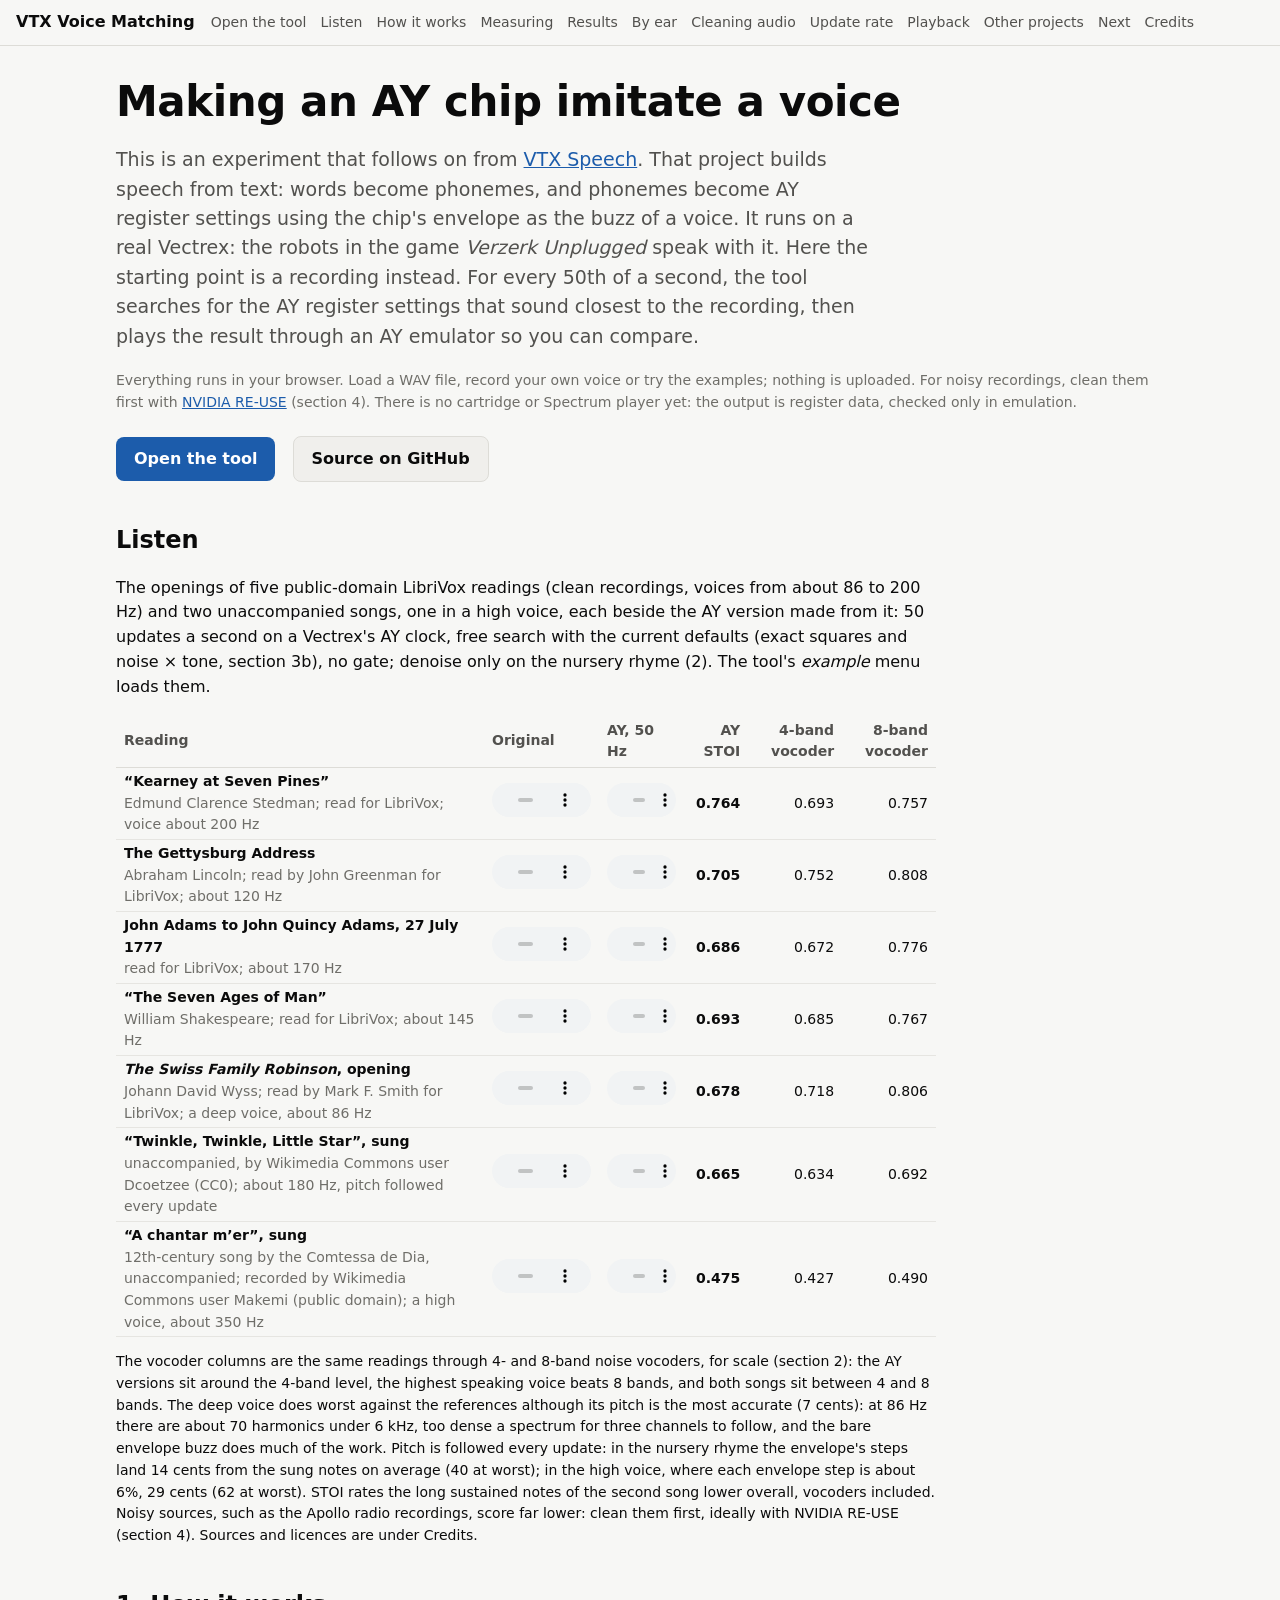
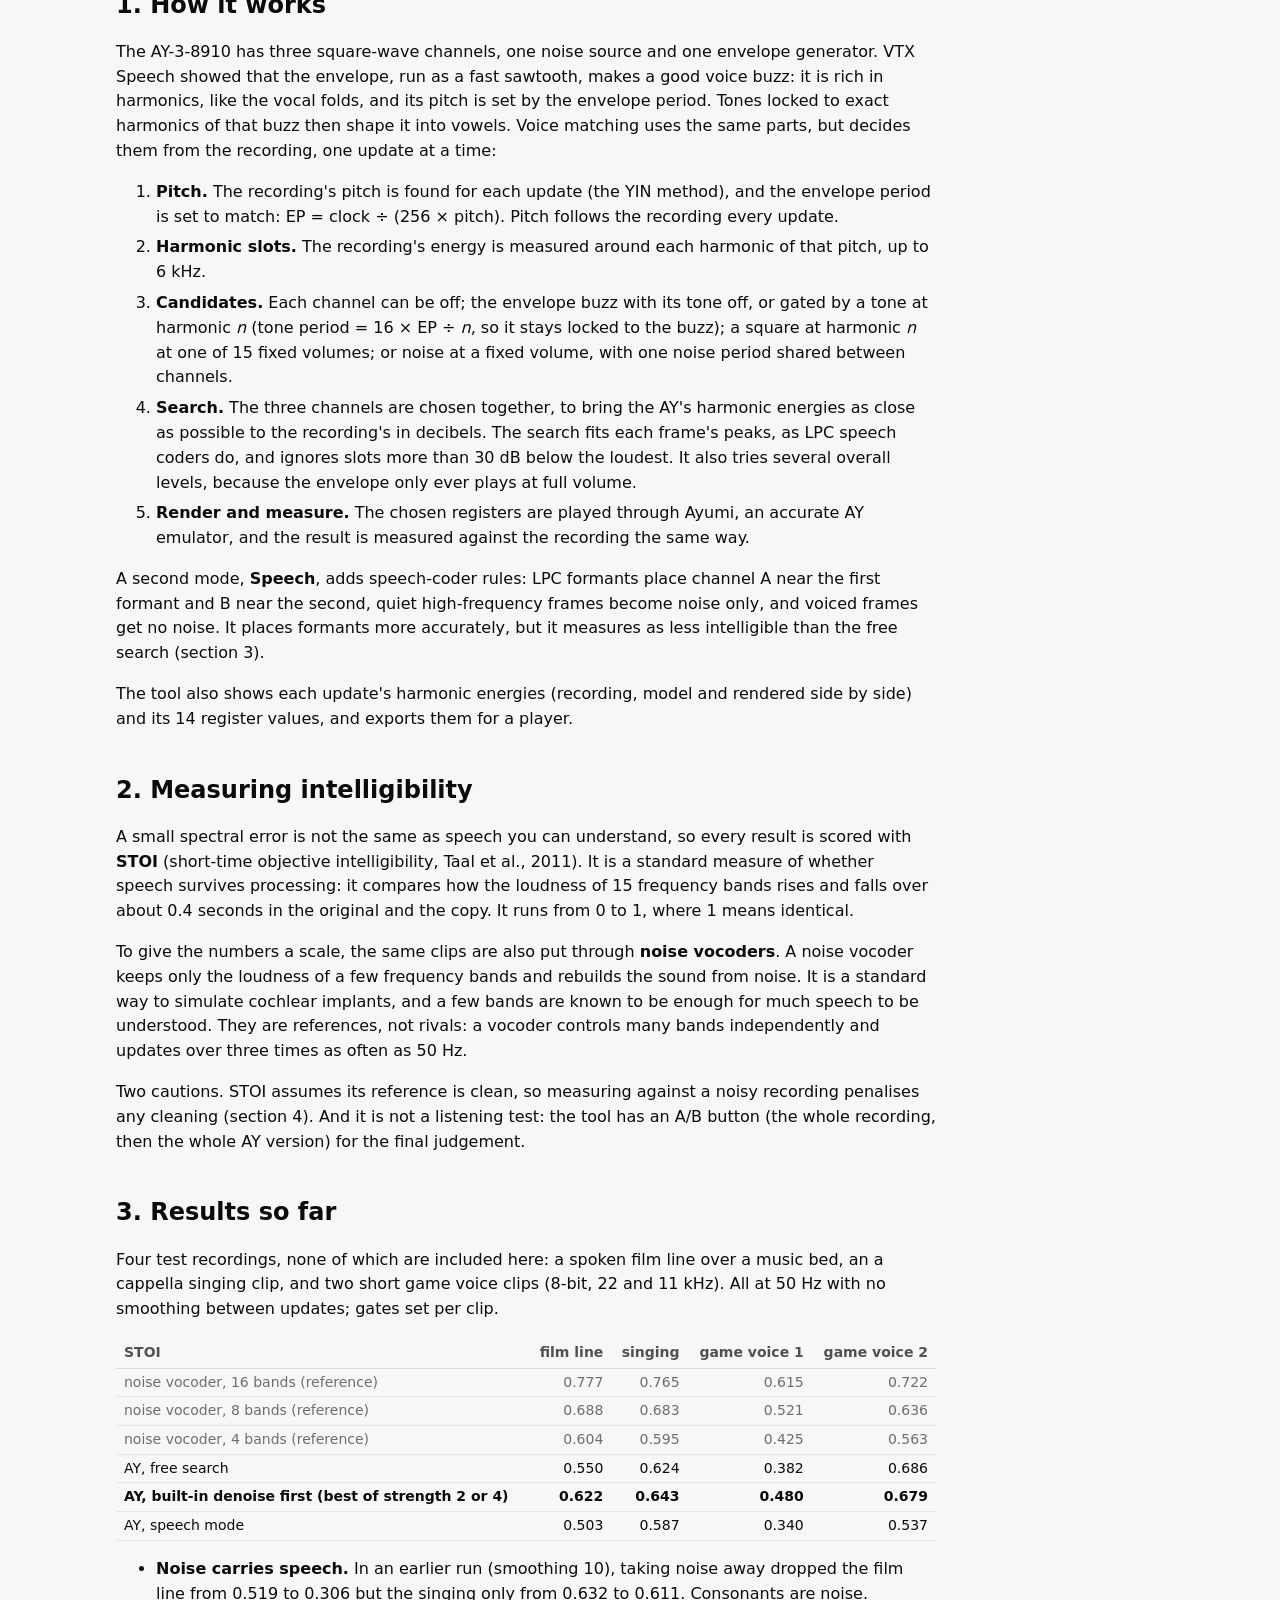
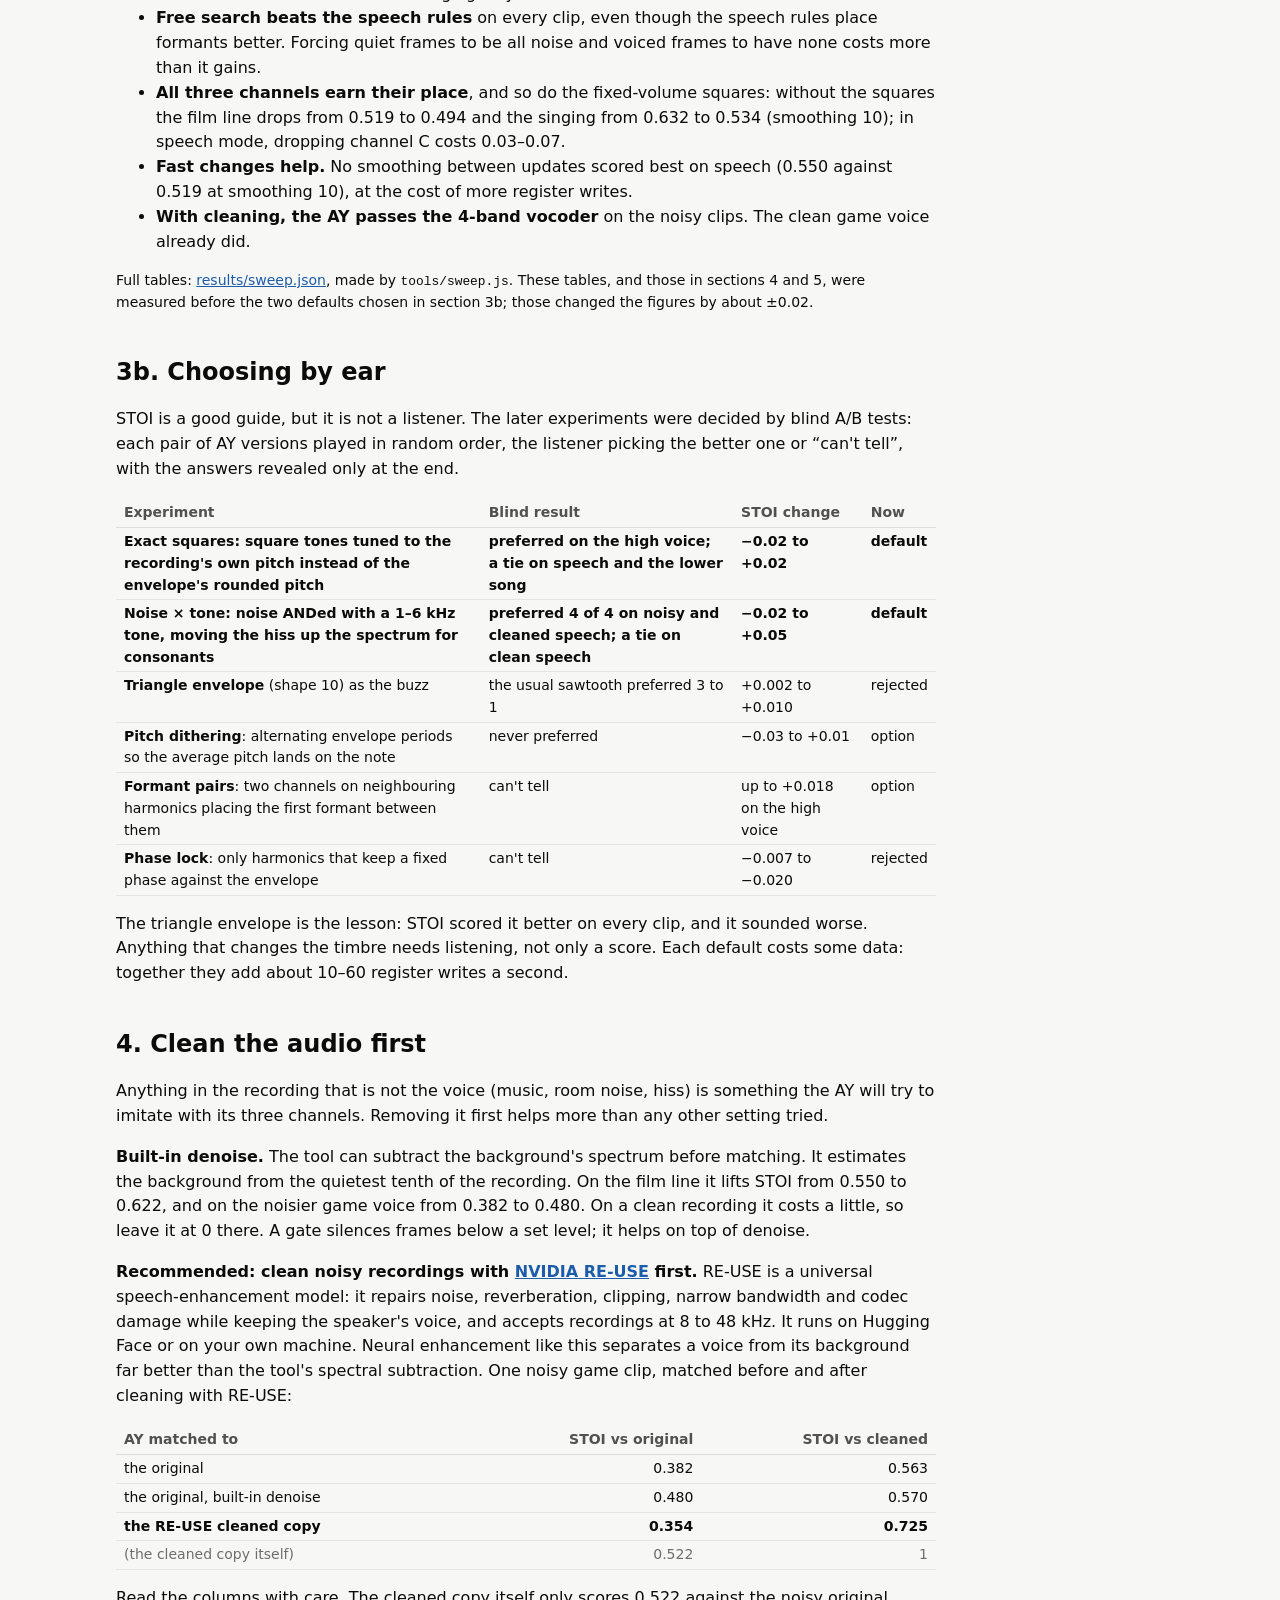
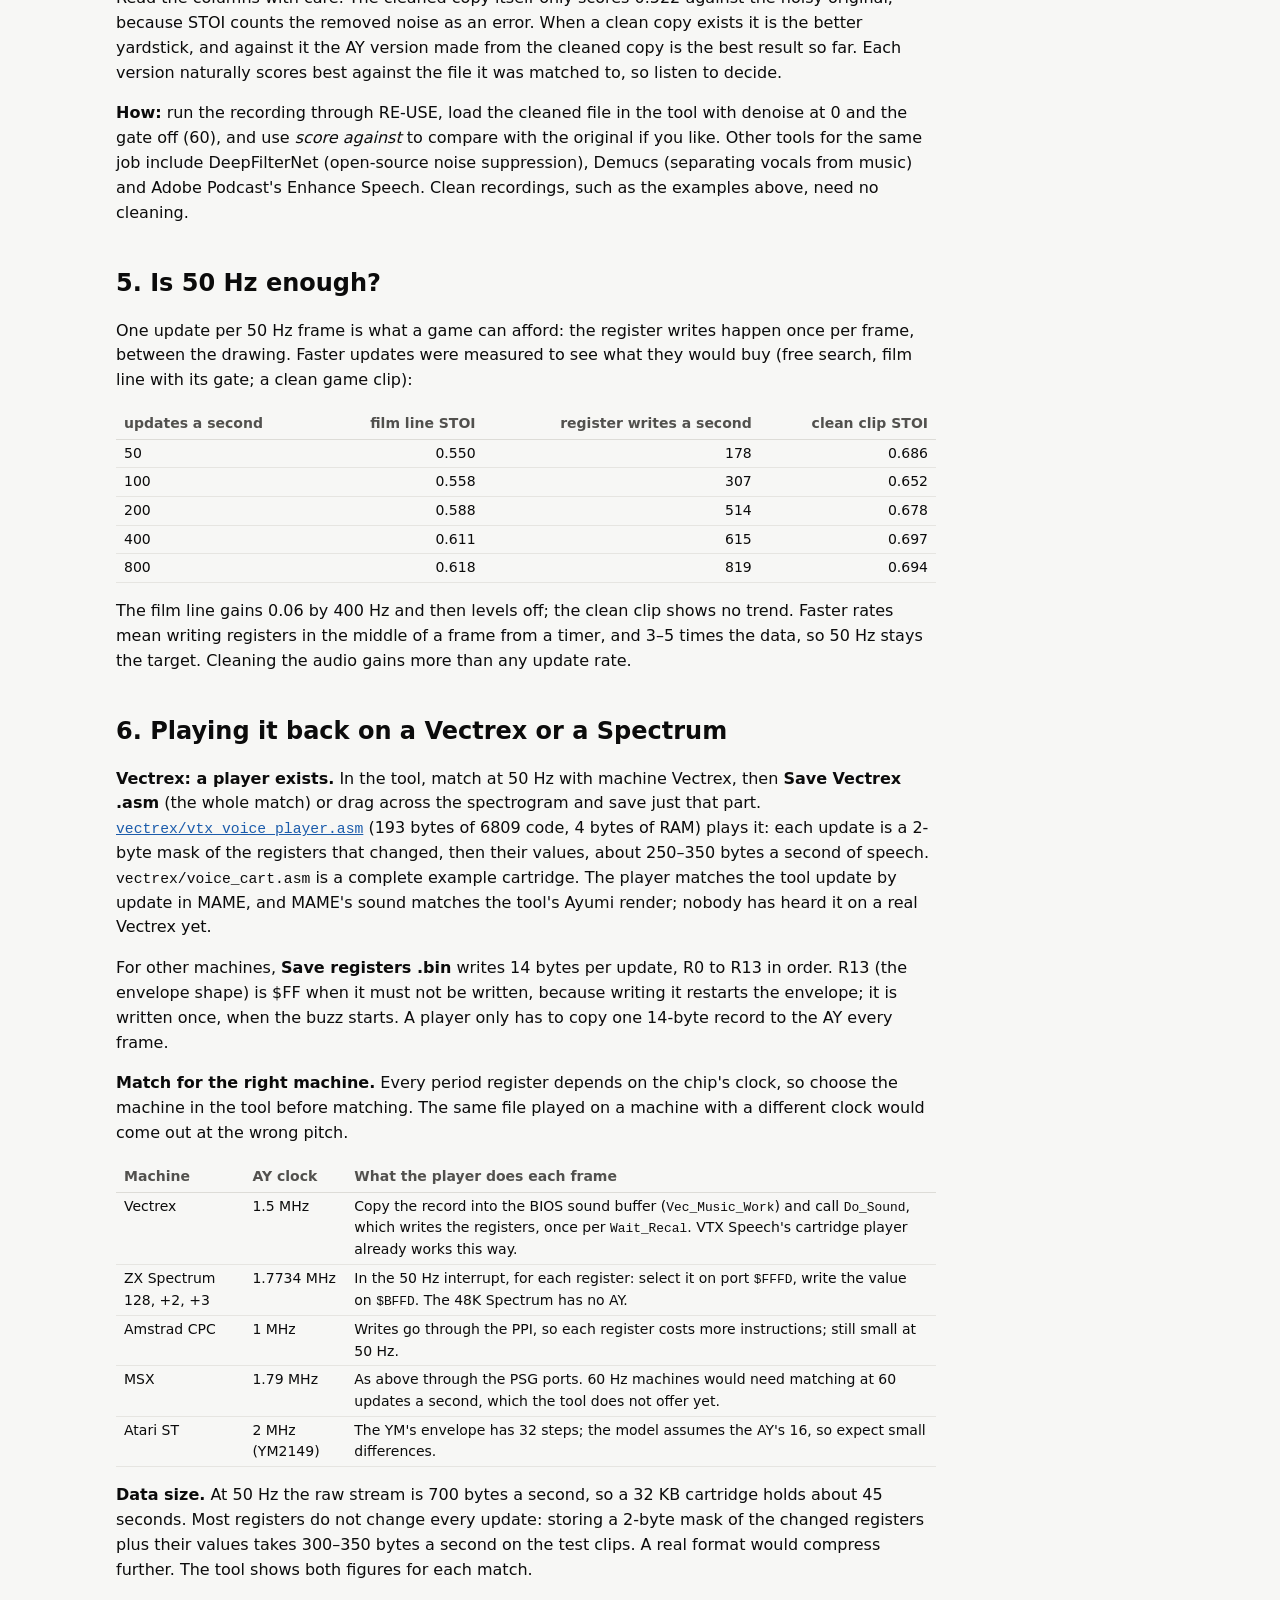
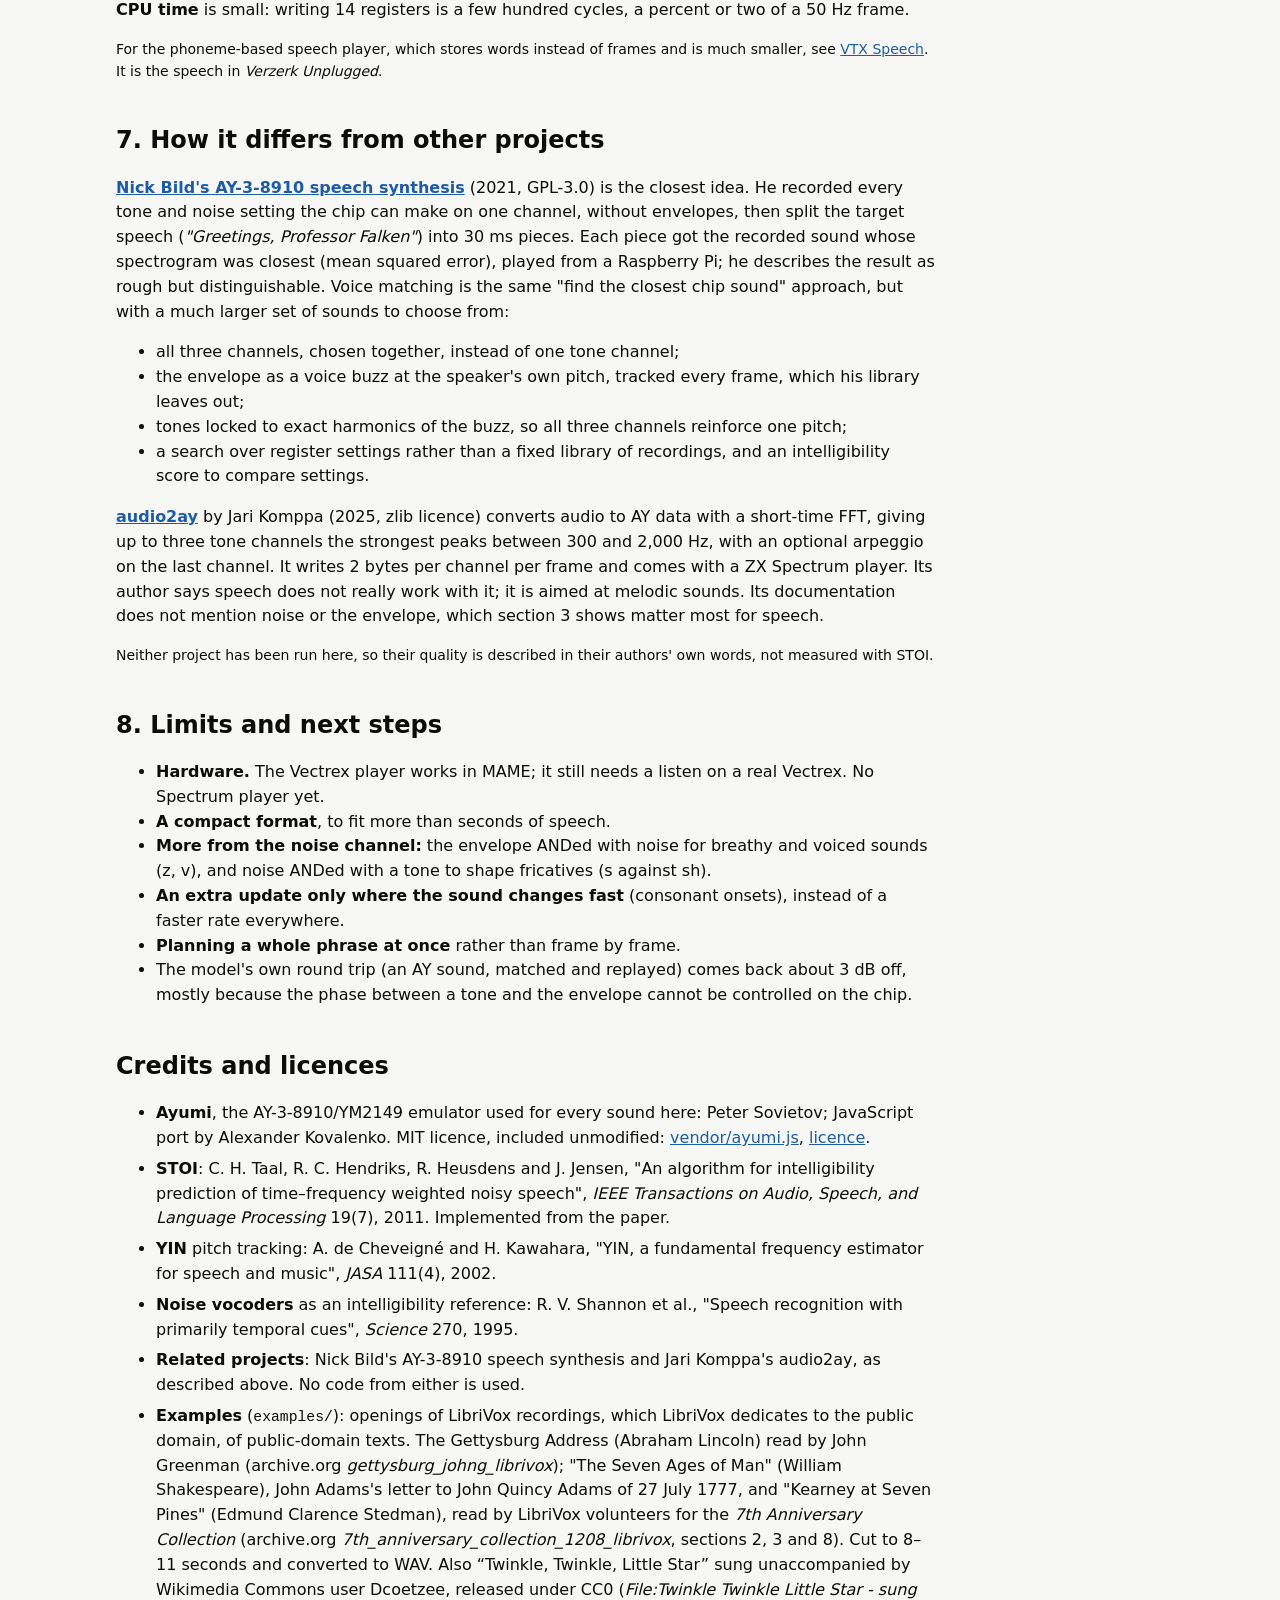
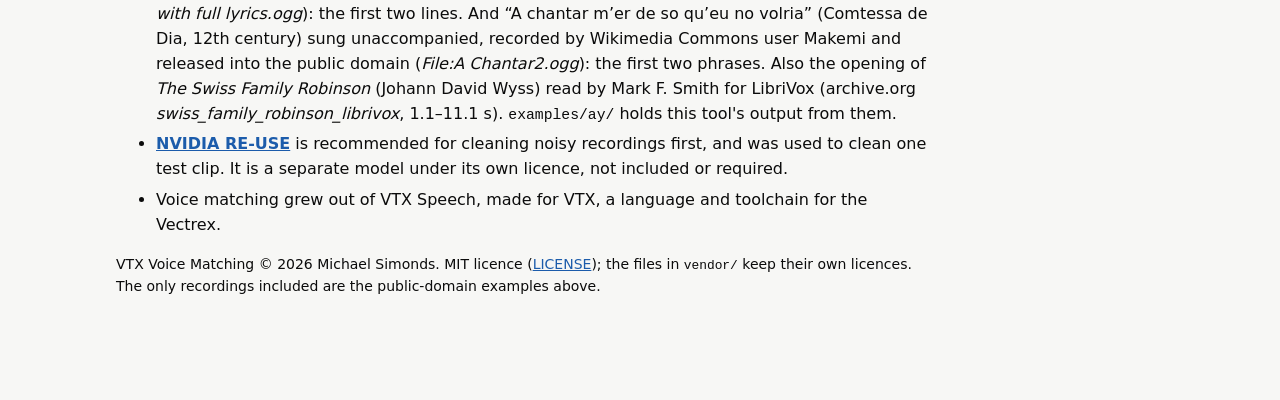
<file: index.html>
<!doctype html>
<html lang="en">
<head>
<meta charset="utf-8">
<meta name="viewport" content="width=device-width, initial-scale=1">
<title>VTX Voice Matching</title>
<meta name="description" content="An experiment: make an AY-3-8910 sound chip imitate a recording of a voice, one register update per 50 Hz frame, using its envelope as the voice's buzz. Runs in the browser.">
<link rel="icon" href="data:image/svg+xml,%3Csvg xmlns=%22http://www.w3.org/2000/svg%22 viewBox=%220 0 16 16%22%3E%3Cpath d=%22M1 8h2l1-5 2 10 2-8 2 6 1-3h4%22 fill=%22none%22 stroke=%22%23eb6834%22 stroke-width=%221.6%22/%3E%3C/svg%3E">
<link rel="stylesheet" href="css/site.css">
<style>
  .cta { display: inline-block; margin: 8px 12px 0 0; padding: 10px 18px; border-radius: 8px; background: var(--accent); color: #fff; text-decoration: none; font-weight: 600; }
  .cta.secondary { background: var(--surface-2); color: var(--text); border: 1px solid var(--line); }
  .tablewrap { overflow-x: auto; }
  table.listen audio { width: 210px; max-width: 100%; height: 34px; }
  table.listen td { vertical-align: middle; }
  td.num, th.num { text-align: right; font-variant-numeric: tabular-nums; }
  tr.ref td { color: var(--muted); }
  tr.best td { font-weight: 600; }
  ol.steps li { margin: 6px 0; }
</style>
</head>
<body>
<header class="top">
  <a class="brand" href="#">VTX Voice Matching</a>
  <nav>
    <a href="tool.html">Open the tool</a>
    <a href="#listen">Listen</a>
    <a href="#how">How it works</a>
    <a href="#measure">Measuring</a>
    <a href="#results">Results</a>
    <a href="#ears">By ear</a>
    <a href="#cleaning">Cleaning audio</a>
    <a href="#rate">Update rate</a>
    <a href="#playback">Playback</a>
    <a href="#others">Other projects</a>
    <a href="#next">Next</a>
    <a href="#credits">Credits</a>
  </nav>
</header>

<main>
<section class="hero">
  <h1>Making an AY chip imitate a voice</h1>
  <p class="lede">This is an experiment that follows on from <a href="https://mikiex.github.io/vtx-speech/">VTX Speech</a>. That project builds speech from text: words become phonemes, and phonemes become AY register settings using the chip's envelope as the buzz of a voice. It runs on a real Vectrex: the robots in the game <i>Verzerk Unplugged</i> speak with it. Here the starting point is a recording instead. For every 50th of a second, the tool searches for the AY register settings that sound closest to the recording, then plays the result through an AY emulator so you can compare.</p>
  <p class="dim">Everything runs in your browser. Load a WAV file, record your own voice or try the examples; nothing is uploaded. For noisy recordings, clean them first with <a href="https://huggingface.co/nvidia/RE-USE">NVIDIA RE-USE</a> (section 4). There is no cartridge or Spectrum player yet: the output is register data, checked only in emulation.</p>
  <a class="cta" href="tool.html">Open the tool</a>
  <a class="cta secondary" href="https://github.com/mikiex/vtx-voice-matching">Source on GitHub</a>
</section>

<section id="listen" class="prose">
  <h2>Listen</h2>
  <p>The openings of five public-domain LibriVox readings (clean recordings, voices from about 86 to 200 Hz) and two unaccompanied songs, one in a high voice, each beside the AY version made from it: 50 updates a second on a Vectrex's AY clock, free search with the current defaults (exact squares and noise × tone, section 3b), no gate; denoise only on the nursery rhyme (2). The tool's <i>example</i> menu loads them.</p>
  <div class="tablewrap">
  <table class="listen">
    <tr><th>Reading</th><th>Original</th><th>AY, 50 Hz</th><th class="num">AY STOI</th><th class="num">4-band vocoder</th><th class="num">8-band vocoder</th></tr>
    <tr><td><b>“Kearney at Seven Pines”</b><br><span class="dim">Edmund Clarence Stedman; read for LibriVox; voice about 200 Hz</span></td><td><audio controls preload="none" src="examples/librivox_kearney_at_seven_pines.wav"></audio></td><td><audio controls preload="none" src="examples/ay/librivox_kearney_at_seven_pines_ay.wav"></audio></td><td class="num"><b>0.764</b></td><td class="num">0.693</td><td class="num">0.757</td></tr>
    <tr><td><b>The Gettysburg Address</b><br><span class="dim">Abraham Lincoln; read by John Greenman for LibriVox; about 120 Hz</span></td><td><audio controls preload="none" src="examples/gettysburg_address_opening.wav"></audio></td><td><audio controls preload="none" src="examples/ay/gettysburg_address_opening_ay.wav"></audio></td><td class="num"><b>0.705</b></td><td class="num">0.752</td><td class="num">0.808</td></tr>
    <tr><td><b>John Adams to John Quincy Adams, 27 July 1777</b><br><span class="dim">read for LibriVox; about 170 Hz</span></td><td><audio controls preload="none" src="examples/librivox_adams_letter.wav"></audio></td><td><audio controls preload="none" src="examples/ay/librivox_adams_letter_ay.wav"></audio></td><td class="num"><b>0.686</b></td><td class="num">0.672</td><td class="num">0.776</td></tr>
    <tr><td><b>“The Seven Ages of Man”</b><br><span class="dim">William Shakespeare; read for LibriVox; about 145 Hz</span></td><td><audio controls preload="none" src="examples/librivox_seven_ages_of_man.wav"></audio></td><td><audio controls preload="none" src="examples/ay/librivox_seven_ages_of_man_ay.wav"></audio></td><td class="num"><b>0.693</b></td><td class="num">0.685</td><td class="num">0.767</td></tr>
    <tr><td><b><i>The Swiss Family Robinson</i>, opening</b><br><span class="dim">Johann David Wyss; read by Mark F. Smith for LibriVox; a deep voice, about 86 Hz</span></td><td><audio controls preload="none" src="examples/librivox_swiss_family_robinson.wav"></audio></td><td><audio controls preload="none" src="examples/ay/librivox_swiss_family_robinson_ay.wav"></audio></td><td class="num"><b>0.678</b></td><td class="num">0.718</td><td class="num">0.806</td></tr>
    <tr><td><b>“Twinkle, Twinkle, Little Star”, sung</b><br><span class="dim">unaccompanied, by Wikimedia Commons user Dcoetzee (CC0); about 180 Hz, pitch followed every update</span></td><td><audio controls preload="none" src="examples/twinkle_twinkle_sung.wav"></audio></td><td><audio controls preload="none" src="examples/ay/twinkle_twinkle_sung_ay.wav"></audio></td><td class="num"><b>0.665</b></td><td class="num">0.634</td><td class="num">0.692</td></tr>
    <tr><td><b>“A chantar m’er”, sung</b><br><span class="dim">12th-century song by the Comtessa de Dia, unaccompanied; recorded by Wikimedia Commons user Makemi (public domain); a high voice, about 350 Hz</span></td><td><audio controls preload="none" src="examples/a_chantar_sung.wav"></audio></td><td><audio controls preload="none" src="examples/ay/a_chantar_sung_ay.wav"></audio></td><td class="num"><b>0.475</b></td><td class="num">0.427</td><td class="num">0.490</td></tr>
  </table>
  </div>
  <p class="dim">The vocoder columns are the same readings through 4- and 8-band noise vocoders, for scale (section 2): the AY versions sit around the 4-band level, the highest speaking voice beats 8 bands, and both songs sit between 4 and 8 bands. The deep voice does worst against the references although its pitch is the most accurate (7 cents): at 86 Hz there are about 70 harmonics under 6 kHz, too dense a spectrum for three channels to follow, and the bare envelope buzz does much of the work. Pitch is followed every update: in the nursery rhyme the envelope's steps land 14 cents from the sung notes on average (40 at worst); in the high voice, where each envelope step is about 6%, 29 cents (62 at worst). STOI rates the long sustained notes of the second song lower overall, vocoders included. Noisy sources, such as the Apollo radio recordings, score far lower: clean them first, ideally with NVIDIA RE-USE (section 4). Sources and licences are under Credits.</p>
</section>

<section id="how" class="prose">
  <h2>1. How it works</h2>
  <p>The AY-3-8910 has three square-wave channels, one noise source and one envelope generator. VTX Speech showed that the envelope, run as a fast sawtooth, makes a good voice buzz: it is rich in harmonics, like the vocal folds, and its pitch is set by the envelope period. Tones locked to exact harmonics of that buzz then shape it into vowels. Voice matching uses the same parts, but decides them from the recording, one update at a time:</p>
  <ol class="steps">
    <li><b>Pitch.</b> The recording's pitch is found for each update (the YIN method), and the envelope period is set to match: EP = clock ÷ (256 × pitch). Pitch follows the recording every update.</li>
    <li><b>Harmonic slots.</b> The recording's energy is measured around each harmonic of that pitch, up to 6 kHz.</li>
    <li><b>Candidates.</b> Each channel can be off; the envelope buzz with its tone off, or gated by a tone at harmonic <i>n</i> (tone period = 16 × EP ÷ <i>n</i>, so it stays locked to the buzz); a square at harmonic <i>n</i> at one of 15 fixed volumes; or noise at a fixed volume, with one noise period shared between channels.</li>
    <li><b>Search.</b> The three channels are chosen together, to bring the AY's harmonic energies as close as possible to the recording's in decibels. The search fits each frame's peaks, as LPC speech coders do, and ignores slots more than 30 dB below the loudest. It also tries several overall levels, because the envelope only ever plays at full volume.</li>
    <li><b>Render and measure.</b> The chosen registers are played through Ayumi, an accurate AY emulator, and the result is measured against the recording the same way.</li>
  </ol>
  <p>A second mode, <b>Speech</b>, adds speech-coder rules: LPC formants place channel A near the first formant and B near the second, quiet high-frequency frames become noise only, and voiced frames get no noise. It places formants more accurately, but it measures as less intelligible than the free search (section 3).</p>
  <p>The tool also shows each update's harmonic energies (recording, model and rendered side by side) and its 14 register values, and exports them for a player.</p>
</section>

<section id="measure" class="prose">
  <h2>2. Measuring intelligibility</h2>
  <p>A small spectral error is not the same as speech you can understand, so every result is scored with <b>STOI</b> (short-time objective intelligibility, Taal et al., 2011). It is a standard measure of whether speech survives processing: it compares how the loudness of 15 frequency bands rises and falls over about 0.4 seconds in the original and the copy. It runs from 0 to 1, where 1 means identical.</p>
  <p>To give the numbers a scale, the same clips are also put through <b>noise vocoders</b>. A noise vocoder keeps only the loudness of a few frequency bands and rebuilds the sound from noise. It is a standard way to simulate cochlear implants, and a few bands are known to be enough for much speech to be understood. They are references, not rivals: a vocoder controls many bands independently and updates over three times as often as 50 Hz.</p>
  <p>Two cautions. STOI assumes its reference is clean, so measuring against a noisy recording penalises any cleaning (section 4). And it is not a listening test: the tool has an A/B button (the whole recording, then the whole AY version) for the final judgement.</p>
</section>

<section id="results" class="prose">
  <h2>3. Results so far</h2>
  <p>Four test recordings, none of which are included here: a spoken film line over a music bed, an a cappella singing clip, and two short game voice clips (8-bit, 22 and 11 kHz). All at 50 Hz with no smoothing between updates; gates set per clip.</p>
  <div class="tablewrap">
  <table>
    <tr><th>STOI</th><th class="num">film line</th><th class="num">singing</th><th class="num">game voice 1</th><th class="num">game voice 2</th></tr>
    <tr class="ref"><td>noise vocoder, 16 bands (reference)</td><td class="num">0.777</td><td class="num">0.765</td><td class="num">0.615</td><td class="num">0.722</td></tr>
    <tr class="ref"><td>noise vocoder, 8 bands (reference)</td><td class="num">0.688</td><td class="num">0.683</td><td class="num">0.521</td><td class="num">0.636</td></tr>
    <tr class="ref"><td>noise vocoder, 4 bands (reference)</td><td class="num">0.604</td><td class="num">0.595</td><td class="num">0.425</td><td class="num">0.563</td></tr>
    <tr><td>AY, free search</td><td class="num">0.550</td><td class="num">0.624</td><td class="num">0.382</td><td class="num">0.686</td></tr>
    <tr class="best"><td>AY, built-in denoise first (best of strength 2 or 4)</td><td class="num">0.622</td><td class="num">0.643</td><td class="num">0.480</td><td class="num">0.679</td></tr>
    <tr><td>AY, speech mode</td><td class="num">0.503</td><td class="num">0.587</td><td class="num">0.340</td><td class="num">0.537</td></tr>
  </table>
  </div>
  <ul>
    <li><b>Noise carries speech.</b> In an earlier run (smoothing 10), taking noise away dropped the film line from 0.519 to 0.306 but the singing only from 0.632 to 0.611. Consonants are noise.</li>
    <li><b>Free search beats the speech rules</b> on every clip, even though the speech rules place formants better. Forcing quiet frames to be all noise and voiced frames to have none costs more than it gains.</li>
    <li><b>All three channels earn their place</b>, and so do the fixed-volume squares: without the squares the film line drops from 0.519 to 0.494 and the singing from 0.632 to 0.534 (smoothing 10); in speech mode, dropping channel C costs 0.03–0.07.</li>
    <li><b>Fast changes help.</b> No smoothing between updates scored best on speech (0.550 against 0.519 at smoothing 10), at the cost of more register writes.</li>
    <li><b>With cleaning, the AY passes the 4-band vocoder</b> on the noisy clips. The clean game voice already did.</li>
  </ul>
  <p class="dim">Full tables: <a href="results/sweep.json">results/sweep.json</a>, made by <code>tools/sweep.js</code>. These tables, and those in sections 4 and 5, were measured before the two defaults chosen in section 3b; those changed the figures by about ±0.02.</p>
</section>

<section id="ears" class="prose">
  <h2>3b. Choosing by ear</h2>
  <p>STOI is a good guide, but it is not a listener. The later experiments were decided by blind A/B tests: each pair of AY versions played in random order, the listener picking the better one or “can't tell”, with the answers revealed only at the end.</p>
  <div class="tablewrap">
  <table>
    <tr><th>Experiment</th><th>Blind result</th><th>STOI change</th><th>Now</th></tr>
    <tr class="best"><td><b>Exact squares</b>: square tones tuned to the recording's own pitch instead of the envelope's rounded pitch</td><td>preferred on the high voice; a tie on speech and the lower song</td><td>−0.02 to +0.02</td><td>default</td></tr>
    <tr class="best"><td><b>Noise × tone</b>: noise ANDed with a 1–6 kHz tone, moving the hiss up the spectrum for consonants</td><td>preferred 4 of 4 on noisy and cleaned speech; a tie on clean speech</td><td>−0.02 to +0.05</td><td>default</td></tr>
    <tr><td><b>Triangle envelope</b> (shape 10) as the buzz</td><td>the usual sawtooth preferred 3 to 1</td><td>+0.002 to +0.010</td><td>rejected</td></tr>
    <tr><td><b>Pitch dithering</b>: alternating envelope periods so the average pitch lands on the note</td><td>never preferred</td><td>−0.03 to +0.01</td><td>option</td></tr>
    <tr><td><b>Formant pairs</b>: two channels on neighbouring harmonics placing the first formant between them</td><td>can't tell</td><td>up to +0.018 on the high voice</td><td>option</td></tr>
    <tr><td><b>Phase lock</b>: only harmonics that keep a fixed phase against the envelope</td><td>can't tell</td><td>−0.007 to −0.020</td><td>rejected</td></tr>
  </table>
  </div>
  <p>The triangle envelope is the lesson: STOI scored it better on every clip, and it sounded worse. Anything that changes the timbre needs listening, not only a score. Each default costs some data: together they add about 10–60 register writes a second.</p>
</section>

<section id="cleaning" class="prose">
  <h2>4. Clean the audio first</h2>
  <p>Anything in the recording that is not the voice (music, room noise, hiss) is something the AY will try to imitate with its three channels. Removing it first helps more than any other setting tried.</p>
  <p><b>Built-in denoise.</b> The tool can subtract the background's spectrum before matching. It estimates the background from the quietest tenth of the recording. On the film line it lifts STOI from 0.550 to 0.622, and on the noisier game voice from 0.382 to 0.480. On a clean recording it costs a little, so leave it at 0 there. A gate silences frames below a set level; it helps on top of denoise.</p>
  <p><b>Recommended: clean noisy recordings with <a href="https://huggingface.co/nvidia/RE-USE">NVIDIA RE-USE</a> first.</b> RE-USE is a universal speech-enhancement model: it repairs noise, reverberation, clipping, narrow bandwidth and codec damage while keeping the speaker's voice, and accepts recordings at 8 to 48 kHz. It runs on Hugging Face or on your own machine. Neural enhancement like this separates a voice from its background far better than the tool's spectral subtraction. One noisy game clip, matched before and after cleaning with RE-USE:</p>
  <div class="tablewrap">
  <table>
    <tr><th>AY matched to</th><th class="num">STOI vs original</th><th class="num">STOI vs cleaned</th></tr>
    <tr><td>the original</td><td class="num">0.382</td><td class="num">0.563</td></tr>
    <tr><td>the original, built-in denoise</td><td class="num">0.480</td><td class="num">0.570</td></tr>
    <tr class="best"><td>the RE-USE cleaned copy</td><td class="num">0.354</td><td class="num">0.725</td></tr>
    <tr class="ref"><td>(the cleaned copy itself)</td><td class="num">0.522</td><td class="num">1</td></tr>
  </table>
  </div>
  <p>Read the columns with care. The cleaned copy itself only scores 0.522 against the noisy original, because STOI counts the removed noise as an error. When a clean copy exists it is the better yardstick, and against it the AY version made from the cleaned copy is the best result so far. Each version naturally scores best against the file it was matched to, so listen to decide.</p>
  <p><b>How:</b> run the recording through RE-USE, load the cleaned file in the tool with denoise at 0 and the gate off (60), and use <i>score against</i> to compare with the original if you like. Other tools for the same job include DeepFilterNet (open-source noise suppression), Demucs (separating vocals from music) and Adobe Podcast's Enhance Speech. Clean recordings, such as the examples above, need no cleaning.</p>
</section>

<section id="rate" class="prose">
  <h2>5. Is 50 Hz enough?</h2>
  <p>One update per 50 Hz frame is what a game can afford: the register writes happen once per frame, between the drawing. Faster updates were measured to see what they would buy (free search, film line with its gate; a clean game clip):</p>
  <div class="tablewrap">
  <table>
    <tr><th>updates a second</th><th class="num">film line STOI</th><th class="num">register writes a second</th><th class="num">clean clip STOI</th></tr>
    <tr><td>50</td><td class="num">0.550</td><td class="num">178</td><td class="num">0.686</td></tr>
    <tr><td>100</td><td class="num">0.558</td><td class="num">307</td><td class="num">0.652</td></tr>
    <tr><td>200</td><td class="num">0.588</td><td class="num">514</td><td class="num">0.678</td></tr>
    <tr><td>400</td><td class="num">0.611</td><td class="num">615</td><td class="num">0.697</td></tr>
    <tr><td>800</td><td class="num">0.618</td><td class="num">819</td><td class="num">0.694</td></tr>
  </table>
  </div>
  <p>The film line gains 0.06 by 400 Hz and then levels off; the clean clip shows no trend. Faster rates mean writing registers in the middle of a frame from a timer, and 3–5 times the data, so 50 Hz stays the target. Cleaning the audio gains more than any update rate.</p>
</section>

<section id="playback" class="prose">
  <h2>6. Playing it back on a Vectrex or a Spectrum</h2>
  <p><b>Vectrex: a player exists.</b> In the tool, match at 50 Hz with machine Vectrex, then <b>Save Vectrex .asm</b> (the whole match) or drag across the spectrogram and save just that part. <a href="https://github.com/mikiex/vtx-voice-matching/tree/main/vectrex"><code>vectrex/vtx_voice_player.asm</code></a> (193 bytes of 6809 code, 4 bytes of RAM) plays it: each update is a 2-byte mask of the registers that changed, then their values, about 250–350 bytes a second of speech. <code>vectrex/voice_cart.asm</code> is a complete example cartridge. The player matches the tool update by update in MAME, and MAME's sound matches the tool's Ayumi render; nobody has heard it on a real Vectrex yet.</p>
  <p>For other machines, <b>Save registers .bin</b> writes 14 bytes per update, R0 to R13 in order. R13 (the envelope shape) is $FF when it must not be written, because writing it restarts the envelope; it is written once, when the buzz starts. A player only has to copy one 14-byte record to the AY every frame.</p>
  <p><b>Match for the right machine.</b> Every period register depends on the chip's clock, so choose the machine in the tool before matching. The same file played on a machine with a different clock would come out at the wrong pitch.</p>
  <div class="tablewrap">
  <table>
    <tr><th>Machine</th><th>AY clock</th><th>What the player does each frame</th></tr>
    <tr><td>Vectrex</td><td>1.5 MHz</td><td>Copy the record into the BIOS sound buffer (<code>Vec_Music_Work</code>) and call <code>Do_Sound</code>, which writes the registers, once per <code>Wait_Recal</code>. VTX Speech's cartridge player already works this way.</td></tr>
    <tr><td>ZX Spectrum 128, +2, +3</td><td>1.7734 MHz</td><td>In the 50 Hz interrupt, for each register: select it on port <code>$FFFD</code>, write the value on <code>$BFFD</code>. The 48K Spectrum has no AY.</td></tr>
    <tr><td>Amstrad CPC</td><td>1 MHz</td><td>Writes go through the PPI, so each register costs more instructions; still small at 50 Hz.</td></tr>
    <tr><td>MSX</td><td>1.79 MHz</td><td>As above through the PSG ports. 60 Hz machines would need matching at 60 updates a second, which the tool does not offer yet.</td></tr>
    <tr><td>Atari ST</td><td>2 MHz (YM2149)</td><td>The YM's envelope has 32 steps; the model assumes the AY's 16, so expect small differences.</td></tr>
  </table>
  </div>
  <p><b>Data size.</b> At 50 Hz the raw stream is 700 bytes a second, so a 32 KB cartridge holds about 45 seconds. Most registers do not change every update: storing a 2-byte mask of the changed registers plus their values takes 300–350 bytes a second on the test clips. A real format would compress further. The tool shows both figures for each match.</p>
  <p><b>CPU time</b> is small: writing 14 registers is a few hundred cycles, a percent or two of a 50 Hz frame.</p>
  <p class="dim">For the phoneme-based speech player, which stores words instead of frames and is much smaller, see <a href="https://mikiex.github.io/vtx-speech/">VTX Speech</a>. It is the speech in <i>Verzerk Unplugged</i>.</p>
</section>

<section id="others" class="prose">
  <h2>7. How it differs from other projects</h2>
  <p><b><a href="https://github.com/nickbild/ay-3-8910">Nick Bild's AY-3-8910 speech synthesis</a></b> (2021, GPL-3.0) is the closest idea. He recorded every tone and noise setting the chip can make on one channel, without envelopes, then split the target speech (<i>"Greetings, Professor Falken"</i>) into 30 ms pieces. Each piece got the recorded sound whose spectrogram was closest (mean squared error), played from a Raspberry Pi; he describes the result as rough but distinguishable. Voice matching is the same "find the closest chip sound" approach, but with a much larger set of sounds to choose from:</p>
  <ul>
    <li>all three channels, chosen together, instead of one tone channel;</li>
    <li>the envelope as a voice buzz at the speaker's own pitch, tracked every frame, which his library leaves out;</li>
    <li>tones locked to exact harmonics of the buzz, so all three channels reinforce one pitch;</li>
    <li>a search over register settings rather than a fixed library of recordings, and an intelligibility score to compare settings.</li>
  </ul>
  <p><b><a href="https://github.com/jarikomppa/audio2ay">audio2ay</a></b> by Jari Komppa (2025, zlib licence) converts audio to AY data with a short-time FFT, giving up to three tone channels the strongest peaks between 300 and 2,000 Hz, with an optional arpeggio on the last channel. It writes 2 bytes per channel per frame and comes with a ZX Spectrum player. Its author says speech does not really work with it; it is aimed at melodic sounds. Its documentation does not mention noise or the envelope, which section 3 shows matter most for speech.</p>
  <p class="dim">Neither project has been run here, so their quality is described in their authors' own words, not measured with STOI.</p>
</section>

<section id="next" class="prose">
  <h2>8. Limits and next steps</h2>
  <ul>
    <li><b>Hardware.</b> The Vectrex player works in MAME; it still needs a listen on a real Vectrex. No Spectrum player yet.</li>
    <li><b>A compact format</b>, to fit more than seconds of speech.</li>
    <li><b>More from the noise channel:</b> the envelope ANDed with noise for breathy and voiced sounds (z, v), and noise ANDed with a tone to shape fricatives (s against sh).</li>
    <li><b>An extra update only where the sound changes fast</b> (consonant onsets), instead of a faster rate everywhere.</li>
    <li><b>Planning a whole phrase at once</b> rather than frame by frame.</li>
    <li>The model's own round trip (an AY sound, matched and replayed) comes back about 3 dB off, mostly because the phase between a tone and the envelope cannot be controlled on the chip.</li>
  </ul>
</section>

<section id="credits" class="prose">
  <h2>Credits and licences</h2>
  <ul class="credits">
    <li><b>Ayumi</b>, the AY-3-8910/YM2149 emulator used for every sound here: Peter Sovietov; JavaScript port by Alexander Kovalenko. MIT licence, included unmodified: <a href="vendor/ayumi.js">vendor/ayumi.js</a>, <a href="vendor/AYUMI_LICENSE">licence</a>.</li>
    <li><b>STOI</b>: C. H. Taal, R. C. Hendriks, R. Heusdens and J. Jensen, "An algorithm for intelligibility prediction of time–frequency weighted noisy speech", <i>IEEE Transactions on Audio, Speech, and Language Processing</i> 19(7), 2011. Implemented from the paper.</li>
    <li><b>YIN</b> pitch tracking: A. de Cheveigné and H. Kawahara, "YIN, a fundamental frequency estimator for speech and music", <i>JASA</i> 111(4), 2002.</li>
    <li><b>Noise vocoders</b> as an intelligibility reference: R. V. Shannon et al., "Speech recognition with primarily temporal cues", <i>Science</i> 270, 1995.</li>
    <li><b>Related projects</b>: Nick Bild's AY-3-8910 speech synthesis and Jari Komppa's audio2ay, as described above. No code from either is used.</li>
    <li><b>Examples</b> (<code>examples/</code>): openings of LibriVox recordings, which LibriVox dedicates to the public domain, of public-domain texts. The Gettysburg Address (Abraham Lincoln) read by John Greenman (archive.org <i>gettysburg_johng_librivox</i>); "The Seven Ages of Man" (William Shakespeare), John Adams's letter to John Quincy Adams of 27 July 1777, and "Kearney at Seven Pines" (Edmund Clarence Stedman), read by LibriVox volunteers for the <i>7th Anniversary Collection</i> (archive.org <i>7th_anniversary_collection_1208_librivox</i>, sections 2, 3 and 8). Cut to 8–11 seconds and converted to WAV. Also “Twinkle, Twinkle, Little Star” sung unaccompanied by Wikimedia Commons user Dcoetzee, released under CC0 (<i>File:Twinkle Twinkle Little Star - sung with full lyrics.ogg</i>): the first two lines. And “A chantar m’er de so qu’eu no volria” (Comtessa de Dia, 12th century) sung unaccompanied, recorded by Wikimedia Commons user Makemi and released into the public domain (<i>File:A Chantar2.ogg</i>): the first two phrases. Also the opening of <i>The Swiss Family Robinson</i> (Johann David Wyss) read by Mark F. Smith for LibriVox (archive.org <i>swiss_family_robinson_librivox</i>, 1.1–11.1 s). <code>examples/ay/</code> holds this tool's output from them.</li>
    <li><b><a href="https://huggingface.co/nvidia/RE-USE">NVIDIA RE-USE</a></b> is recommended for cleaning noisy recordings first, and was used to clean one test clip. It is a separate model under its own licence, not included or required.</li>
    <li>Voice matching grew out of VTX Speech, made for VTX, a language and toolchain for the Vectrex.</li>
  </ul>
  <p class="dim">VTX Voice Matching © 2026 Michael Simonds. MIT licence (<a href="LICENSE">LICENSE</a>); the files in <code>vendor/</code> keep their own licences. The only recordings included are the public-domain examples above.</p>
</section>
</main>
</body>
</html>
</file>
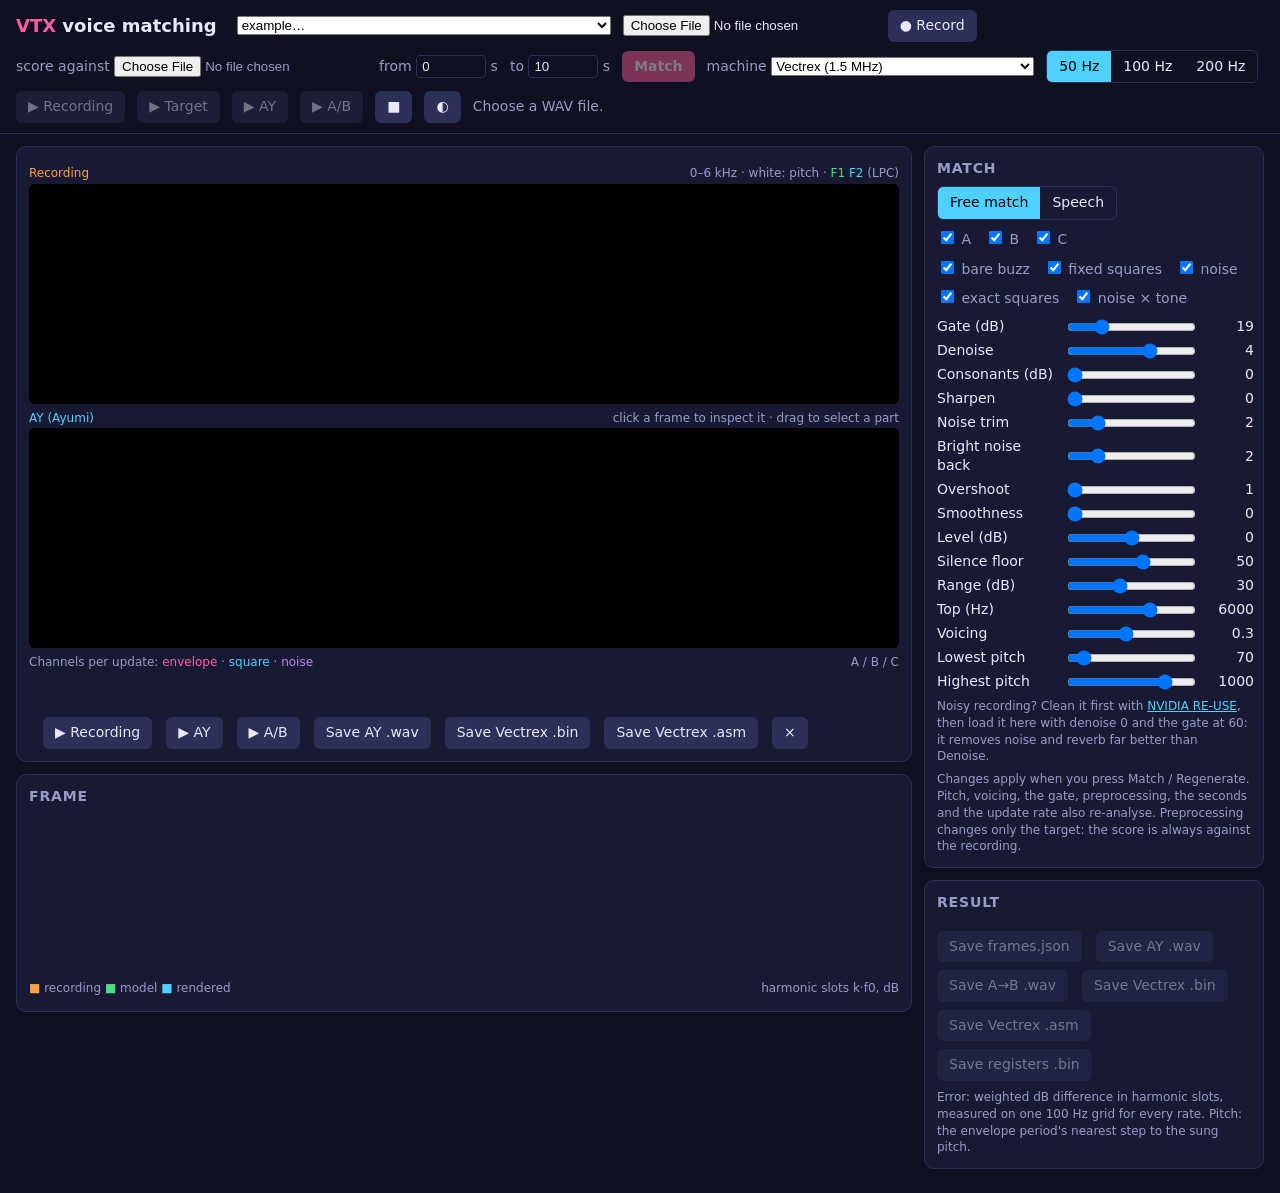
<file: tool.html>
<!doctype html>
<html lang="en">
<head>
<meta charset="utf-8">
<meta name="viewport" content="width=device-width, initial-scale=1">
<title>Voice Matching</title>
<style>
:root {
  --bg: #0f1020; --panel: #181a33; --line: #2c2f57; --text: #e8e9ff; --dim: #9a9cc8;
  --rec: #ff9f43; --ay: #4fd1ff; --noise: #c084fc; --good: #4ade80; --bad: #f87171; --accent: #ff5fa2;
}
:root[data-theme="light"] {
  --bg: #f4f5ff; --panel: #ffffff; --line: #d7d9f2; --text: #17183a; --dim: #5b5e8c;
}
* { box-sizing: border-box; }
body { margin: 0; background: var(--bg); color: var(--text); font: 14px/1.4 system-ui, sans-serif; }
header { display: flex; flex-wrap: wrap; gap: 8px 12px; align-items: center; padding: 10px 16px; border-bottom: 1px solid var(--line); }
h1 { font-size: 18px; margin: 0 8px 0 0; }
h1 b { color: var(--accent); }
h2 { font-size: 14px; margin: 0 0 8px; color: var(--dim); text-transform: uppercase; letter-spacing: .06em; }
main { display: grid; grid-template-columns: minmax(0, 1fr) 340px; gap: 12px; padding: 12px 16px; }
@media (max-width: 900px) { main { grid-template-columns: minmax(0, 1fr); } }
.panel { background: var(--panel); border: 1px solid var(--line); border-radius: 10px; padding: 12px; margin-bottom: 12px; }
button { background: var(--line); color: var(--text); border: 0; border-radius: 6px; padding: 6px 12px; font: inherit; cursor: pointer; }
button.primary { background: var(--accent); color: #fff; font-weight: 600; }
button.dirty { box-shadow: 0 0 0 3px var(--ay); animation: pulse 1.2s ease-in-out infinite alternate; }
@keyframes pulse { to { box-shadow: 0 0 0 6px transparent; } }
.dirty-note { color: var(--ay); font-weight: 600; }
button:disabled { opacity: .45; cursor: default; }
select { max-width: 100%; }
input[type=number] { width: 70px; background: var(--bg); color: var(--text); border: 1px solid var(--line); border-radius: 4px; padding: 3px 5px; }
label { color: var(--dim); }
.row { display: flex; flex-wrap: wrap; gap: 8px 14px; align-items: center; margin-bottom: 8px; }
.slider { display: grid; grid-template-columns: 120px 1fr 48px; gap: 8px; align-items: center; margin: 4px 0; }
.slider output { text-align: right; font-variant-numeric: tabular-nums; }
canvas { width: 100%; display: block; border-radius: 6px; background: #000; image-rendering: pixelated; }
#specRec, #specAy { height: 220px; }
#lanes { height: 36px; background: transparent; }
.playwrap { position: relative; }
.playhead { position: absolute; top: 0; bottom: 0; width: 2px; margin-left: -1px; background: #fff; box-shadow: 0 0 3px #000; pointer-events: none; }
.playhead[hidden] { display: none; }
.selbox { position: absolute; top: 0; bottom: 0; background: rgba(79, 209, 255, .18); border-left: 1px solid var(--ay); border-right: 1px solid var(--ay); pointer-events: none; }
.selbox[hidden] { display: none; }
#specRec, #specAy, #lanes { cursor: crosshair; }
#selBar { margin: 8px 0 0; }
#selText { font-variant-numeric: tabular-nums; }
#slotBars { height: 160px; background: transparent; }
.caption { display: flex; justify-content: space-between; color: var(--dim); font-size: 12px; margin: 6px 0 2px; }
.stats { display: grid; grid-template-columns: max-content 1fr; gap: 3px 10px; font-variant-numeric: tabular-nums; }
.stats div:nth-child(odd) { color: var(--dim); }
.mono { font-family: ui-monospace, Consolas, monospace; font-size: 12px; }
#status { color: var(--dim); }
#progress { width: 140px; accent-color: var(--accent); }
#frameInfo table { border-collapse: collapse; width: 100%; }
#frameInfo td { padding: 1px 4px; }
.seg { display: inline-flex; border: 1px solid var(--line); border-radius: 6px; overflow: hidden; }
.seg button { border-radius: 0; background: transparent; }
.seg button.on { background: var(--ay); color: #000; }
.hint { color: var(--dim); font-size: 12px; margin: 6px 0 0; }
</style>
</head>
<body>
<header>
  <h1><a href="./" style="color:inherit;text-decoration:none"><b>VTX</b> voice matching</a></h1>
  <select id="example" title="Public-domain and CC0 examples (see the explainer's credits); each sets a suggested gate and denoise">
    <option value="">example…</option>
    <option value="examples/librivox_kearney_at_seven_pines.wav" data-gate="60" data-denoise="0">"Kearney at Seven Pines", opening (LibriVox)</option>
    <option value="examples/gettysburg_address_opening.wav" data-gate="60" data-denoise="0">The Gettysburg Address, opening (LibriVox)</option>
    <option value="examples/librivox_adams_letter.wav" data-gate="60" data-denoise="0">John Adams's letter of 27 July 1777, opening (LibriVox)</option>
    <option value="examples/librivox_seven_ages_of_man.wav" data-gate="60" data-denoise="0">"The Seven Ages of Man", opening (LibriVox)</option>
    <option value="examples/librivox_swiss_family_robinson.wav" data-gate="60" data-denoise="0">The Swiss Family Robinson, opening (LibriVox, deep voice)</option>
    <option value="examples/twinkle_twinkle_sung.wav" data-gate="60" data-denoise="2">"Twinkle, Twinkle, Little Star", sung unaccompanied</option>
    <option value="examples/a_chantar_sung.wav" data-gate="60" data-denoise="0">"A chantar m'er", sung unaccompanied (high voice)</option>
  </select>
  <input id="file" type="file" title="A WAV file to match (any rate, mono or stereo, 8-32 bit or float). It stays in your browser." accept="audio/wav,.wav,audio/*">
  <button id="record" title="Record from the microphone (stays in your browser); press again to stop">● Record</button>
  <label title="Optional: a second recording of the same words (for example a cleaned-up copy) to score the AY against as well">score against <input id="refFile" type="file" accept="audio/wav,.wav,audio/*"></label>
  <button id="refClear" class="small" hidden title="Stop scoring against the second recording">×</button>
  <button id="playRef" hidden title="Play the second recording">▶ Reference</button>
  <label title="Start of the part to match, in seconds into the recording">from <input id="from" type="number" min="0" step="0.5" value="0"> s</label>
  <label title="End of the part to match, in seconds. Matching takes roughly 5 s of computing per second of sound at 50 Hz">to <input id="to" type="number" min="0.5" step="0.5" value="10"> s</label>
  <button id="go" class="primary" disabled title="Analyse the recording and search the AY registers for every update with the settings on the right">Match</button>
  <label title="The AY clock of the target machine: it sets every period register">machine <select id="machine"></select></label>
  <span class="seg" id="updates" title="Register updates a second. 50 Hz is one per Vectrex frame (the target); 100 and 200 Hz need extra writes between frames"><button data-v="50" class="on">50 Hz</button><button data-v="100">100 Hz</button><button data-v="200">200 Hz</button></span>
  <button id="playRec" disabled title="The chosen seconds of the recording, as loaded">▶ Recording</button>
  <button id="playTarget" disabled title="The processed sound the AY is matched to (with any preprocessing on)">▶ Target</button>
  <button id="playAy" disabled title="The AY version, rendered by Ayumi (an AY emulator) from the matched registers">▶ AY</button>
  <button id="playSeq" disabled title="The whole recording, half a second of silence, then the whole AY version (same peak level)">▶ A/B</button>
  <button id="stop" title="Stop playing">■</button>
  <button id="theme" title="Light or dark">◐</button>
  <progress id="progress" max="1" value="0" hidden title="Matching progress"></progress>
  <span id="status">Choose a WAV file.</span>
</header>
<main>
  <section>
    <div class="panel">
      <div class="caption"><span style="color:var(--rec)">Recording</span><span>0–6 kHz · white: pitch · <span style="color:var(--good)">F1</span> <span style="color:var(--ay)">F2</span> (LPC)</span></div>
      <canvas id="specRec" height="256"></canvas>
      <div class="caption"><span style="color:var(--ay)">AY (Ayumi)</span><span>click a frame to inspect it · drag to select a part</span></div>
      <canvas id="specAy" height="256"></canvas>
      <div class="caption"><span>Channels per update: <span style="color:var(--accent)">envelope</span> · <span style="color:var(--ay)">square</span> · <span style="color:var(--noise)">noise</span></span><span>A / B / C</span></div>
      <canvas id="lanes" height="36"></canvas>
      <div class="row" id="selBar" hidden>
        <span id="selText"></span>
        <button id="selRec" title="Play the selected part of the recording">▶ Recording</button>
        <button id="selAy" title="Play the selected part of the AY version">▶ AY</button>
        <button id="selSeq" title="The selected part of the recording, half a second of silence, then the same part of the AY version">▶ A/B</button>
        <button id="selWav" title="Save the selected part of the AY version as a WAV file">Save AY .wav</button>
        <button id="selBin" title="Save the selected part as a stream for the Vectrex player (vtx_voice_player.asm): changed registers per 50 Hz update, the envelope restarted at the start">Save Vectrex .bin</button>
        <button id="selAsm" title="The same stream as AS09 source (fcb lines under a label), to include with the player">Save Vectrex .asm</button>
        <button id="selClear" title="Clear the selection (Esc)">×</button>
      </div>
    </div>
    <div class="panel" id="frameInfo">
      <h2>Frame</h2>
      <canvas id="slotBars" height="160"></canvas>
      <div class="caption"><span><span style="color:var(--rec)">■</span> recording <span style="color:var(--good)">■</span> model <span style="color:var(--ay)">■</span> rendered</span><span>harmonic slots k·f0, dB</span></div>
      <div id="frameText" class="mono"></div>
    </div>
  </section>
  <section>
    <div class="panel">
      <h2>Match</h2>
      <div class="row">
        <span class="seg" id="mode"><button data-v="match" class="on" title="Any channel can be anything; fit the harmonic levels">Free match</button><button data-v="speech" title="LPC formants: A near F1, B near F2, C free; noise only when unvoiced; voicing from low/high energy; pitch 60-400 Hz smoothed">Speech</button></span>
      </div>
      <div class="row">
        <label title="Let the search use channel A"><input id="chA" type="checkbox" checked> A</label>
        <label title="Let the search use channel B"><input id="chB" type="checkbox" checked> B</label>
        <label title="Let the search use channel C"><input id="chC" type="checkbox" checked> C</label>
      </div>
      <div class="row">
        <label title="A channel may play the envelope sawtooth with its tone off: the voice's buzz, all harmonics of the pitch"><input id="bare" type="checkbox" checked> bare buzz</label>
        <label title="A channel may play a square tone at a fixed volume (0-15) on one harmonic of the pitch: a formant peak"><input id="fixed" type="checkbox" checked> fixed squares</label>
        <label title="A channel may play the noise generator: hiss for s, sh, f, t and breath"><input id="noise" type="checkbox" checked> noise</label>
        <label title="Square tones tuned to the recording's own pitch rather than to the envelope's rounded pitch: finer pitch steps, best for singing"><input id="exactSquares" type="checkbox" checked> exact squares</label>
        <label title="Noise ANDed with a 1-6 kHz tone: hiss moved up the spectrum, for consonants"><input id="noiseTone" type="checkbox" checked> noise × tone</label>
      </div>
      <div class="slider"><span>Gate (dB)</span><input id="gateDb" type="range" min="6" max="60" step="1" value="19" title="Updates this far below the loudest are silent (60: off). Set it between the background and the voice; 19 suits the film-line test clip."><output></output></div>
      <div class="slider"><span>Denoise</span><input id="denoise" type="range" min="0" max="6" step="0.5" value="4" title="Background removal: subtract this many times the background's spectrum (0: off). 4 suits the film-line test clip; use 0 on clean recordings."><output></output></div>
      <div class="slider"><span>Consonants (dB)</span><input id="consonantDb" type="range" min="0" max="12" step="1" value="0" title="Boost above 1.5 kHz in unvoiced frames before matching (0: off)"><output></output></div>
      <div class="slider"><span>Sharpen</span><input id="sharpen" type="range" min="0" max="1" step="0.1" value="0" title="Formant sharpening of the target (0: off; 0.5 is typical)"><output></output></div>
      <div class="slider"><span>Noise trim</span><input id="noiseTrim" type="range" min="0" max="10" step="1" value="2" title="Volume steps taken off every noise channel after matching (0: none). Matching alone makes the hiss too strong."><output></output></div>
      <div class="slider"><span>Bright noise back</span><input id="brightNoiseBoost" type="range" min="0" max="10" step="1" value="2" title="Volume steps given back to the noise where the recording is bright (an s or sh), after the noise trim. Equal to the trim: s sounds stay as matched."><output></output></div>
      <div class="slider"><span>Overshoot</span><input id="overshoot" type="range" min="1" max="6" step="0.5" value="1" title="How much more an AY sound louder than the recording counts than one quieter (1: the same). Higher: less added brightness and hiss."><output></output></div>
      <div class="slider" title="Penalty for changing a channel's sound, harmonic or volume from one update to the next (0: none). Higher: steadier, fewer register writes, less exact. 0 scored best for speech."><span>Smoothness</span><input id="smooth" type="range" min="0" max="60" step="1" value="0"><output></output></div>
      <div class="slider" title="Trim on top of the automatic level (dB). The envelope buzz only plays at full volume, so the recording's level decides what the AY can match; the search picks the best level, this nudges it."><span>Level (dB)</span><input id="levelDb" type="range" min="-12" max="12" step="1" value="0"><output></output></div>
      <div class="slider" title="Harmonic slots this far below the AY's full buzz count as silence, so the search does not chase very quiet detail (dB)."><span>Silence floor</span><input id="floorDb" type="range" min="20" max="70" step="1" value="50"><output></output></div>
      <div class="slider" title="Within each update, slots this far below its loudest are not fitted (dB). Lower: fit only the peaks, as LPC does."><span>Range (dB)</span><input id="rangeDb" type="range" min="10" max="60" step="1" value="30"><output></output></div>
      <div class="slider" title="The highest frequency compared (Hz). Above it the AY's sound is not judged; s sounds reach 5-9 kHz."><span>Top (Hz)</span><input id="fTop" type="range" min="2000" max="8000" step="250" value="6000"><output></output></div>
      <div class="slider" title="Pitch detector strictness (YIN clarity): an update is voiced (buzz) when its clarity is below this. Higher: more updates voiced, fewer turn to noise."><span>Voicing</span><input id="voicing" type="range" min="0.05" max="0.6" step="0.01" value="0.3"><output></output></div>
      <div class="slider" title="Lowest pitch the detector looks for (Hz). Raise it if a low voice's pitch jumps an octave down."><span>Lowest pitch</span><input id="fmin" type="range" min="50" max="300" step="5" value="70"><output></output></div>
      <div class="slider" title="Highest pitch the detector looks for (Hz). About 400 for speech, 1000 for singing."><span>Highest pitch</span><input id="fmax" type="range" min="200" max="1200" step="10" value="1000"><output></output></div>
      <p class="dirty-note" id="dirtyNote" hidden>Settings changed since the last match: press Regenerate.</p>
      <p class="hint">Noisy recording? Clean it first with <a href="https://huggingface.co/nvidia/RE-USE" style="color:var(--ay)">NVIDIA RE-USE</a>, then load it here with denoise 0 and the gate at 60: it removes noise and reverb far better than Denoise.</p>
      <p class="hint">Changes apply when you press Match / Regenerate. Pitch, voicing, the gate, preprocessing, the seconds and the update rate also re-analyse. Preprocessing changes only the target: the score is always against the recording.</p>
    </div>
    <div class="panel">
      <h2>Result</h2>
      <div class="stats" id="stats"></div>
      <div class="row" style="margin-top:10px">
        <button id="saveFrames" disabled title="Every update's analysis and chosen AY state as JSON, for inspecting or other tools">Save frames.json</button>
        <button id="saveWav" disabled title="The AY version as a WAV file">Save AY .wav</button>
        <button id="saveSeq" disabled title="The recording, then the AY version, in one file">Save A→B .wav</button>
        <button id="saveStream" disabled title="The whole match as a stream for the Vectrex player (vtx_voice_player.asm): changed registers per 50 Hz update">Save Vectrex .bin</button>
        <button id="saveStreamAsm" disabled title="The same stream as AS09 source (fcb lines under a label), to include with the player">Save Vectrex .asm</button>
        <button id="saveBin" disabled title="14 bytes an update, R0..R13 in order; R13 is $FF when it must not be written (writing it restarts the envelope)">Save registers .bin</button>
      </div>
      <p class="hint">Error: weighted dB difference in harmonic slots, measured on one 100 Hz grid for every rate. Pitch: the envelope period's nearest step to the sung pitch.</p>
    </div>
  </section>
</main>
<script src="vendor/ayumi.js"></script>
<script src="js/core.js"></script>
<script src="js/ui.js"></script>
</body>
</html>
</file>
<file: css/site.css>
:root {
  color-scheme: light;
  --bg: #f7f7f5;
  --surface: #ffffff;
  --surface-2: #f0efec;
  --line: #dddcd7;
  --grid: #e6e5e1;
  --text: #0b0b0b;
  --text-2: #52514e;
  --muted: #6f6e69;
  --accent: #1c5cab;
  --s1: #2a78d6;
  --s2: #eb6834;
  --s3: #1baf7a;
  --warn: #9a5b00;
  --error: #b42318;
  --spectro-lo: #ffffff;
  --spectro-hi: #0d366b;
}
@media (prefers-color-scheme: dark) {
  :root:not([data-theme="light"]) {
    color-scheme: dark;
    --bg: #111214;
    --surface: #1a1a19;
    --surface-2: #232321;
    --line: #34342f;
    --grid: #2b2b28;
    --text: #f2f2ef;
    --text-2: #c3c2b7;
    --muted: #8f8e86;
    --accent: #6da7ec;
    --s1: #3987e5;
    --s2: #d95926;
    --s3: #199e70;
    --warn: #e0a64a;
    --error: #ff8a7a;
    --spectro-lo: #1a1a19;
    --spectro-hi: #f2f2ef;
  }
}
:root[data-theme="dark"] {
  color-scheme: dark;
  --bg: #111214; --surface: #1a1a19; --surface-2: #232321; --line: #34342f; --grid: #2b2b28;
  --text: #f2f2ef; --text-2: #c3c2b7; --muted: #8f8e86; --accent: #6da7ec;
  --s1: #3987e5; --s2: #d95926; --s3: #199e70; --warn: #e0a64a; --error: #ff8a7a;
  --spectro-lo: #1a1a19; --spectro-hi: #f2f2ef;
}

* { box-sizing: border-box; }
[hidden] { display: none !important; }
html { scroll-padding-top: 64px; }
body { margin: 0; background: var(--bg); color: var(--text); font: 16px/1.55 system-ui, -apple-system, "Segoe UI", sans-serif; }
a { color: var(--accent); }
code, pre, .mono { font-family: ui-monospace, "Cascadia Mono", Consolas, monospace; font-size: 0.92em; }
pre { background: var(--surface-2); border: 1px solid var(--line); border-radius: 6px; padding: 10px 12px; overflow-x: auto; line-height: 1.45; }
h1 { font-size: clamp(28px, 5vw, 42px); line-height: 1.15; margin: 0 0 12px; letter-spacing: -0.01em; }
h2 { font-size: 24px; margin: 0 0 12px; }
h3 { font-size: 17px; margin: 22px 0 8px; }
.dim { color: var(--muted); font-size: 14px; }

header.top { position: sticky; top: 0; z-index: 5; display: flex; gap: 16px; align-items: center; padding: 10px 16px; background: var(--bg); border-bottom: 1px solid var(--line); }
header.top .brand { font-weight: 700; color: var(--text); text-decoration: none; white-space: nowrap; }
header.top nav { display: flex; gap: 14px; overflow-x: auto; scrollbar-width: none; font-size: 14px; }
header.top nav a { color: var(--text-2); text-decoration: none; white-space: nowrap; }
header.top nav a:hover { color: var(--accent); }

main { max-width: 1080px; margin: 0 auto; padding: 0 16px 64px; }
section { margin: 40px 0; }
.hero { margin-top: 32px; }
.lede { font-size: 19px; max-width: 760px; color: var(--text-2); }
.prose { max-width: 820px; }
.prose p, .prose li { color: var(--text); }
.panel { background: var(--surface); border: 1px solid var(--line); border-radius: 10px; padding: 16px; }

/* playground */
.say-row { display: flex; gap: 8px; }
#say { flex: 1; min-width: 0; font: 17px/1.3 ui-monospace, Consolas, monospace; padding: 10px 12px; }
input[type=text], select, button { background: var(--surface-2); color: var(--text); border: 1px solid var(--line); border-radius: 6px; font: inherit; }
select, button { padding: 6px 10px; }
button { cursor: pointer; }
button:hover, select:hover { border-color: var(--accent); }
button:focus-visible, input:focus-visible, select:focus-visible, canvas:focus-visible { outline: 2px solid var(--accent); outline-offset: 1px; }
button.primary { background: var(--accent); border-color: var(--accent); color: var(--surface); font-weight: 600; }
button.small { font-size: 14px; padding: 4px 8px; }
.row { display: flex; gap: 12px; align-items: center; margin: 10px 0; }
.wrap { flex-wrap: wrap; }
label.inline { display: inline-flex; gap: 6px; align-items: center; }
label.check { display: flex; gap: 8px; align-items: center; }
.error { color: var(--error); min-height: 1em; font-size: 14px; }
.pronounced { font: 13px/1.6 ui-monospace, Consolas, monospace; min-height: 1.6em; margin: 6px 0; }
.pronounced .w { display: inline-block; margin: 0 12px 2px 0; }
.pronounced .ph { color: var(--text-2); }
.pronounced .how { color: var(--muted); }
.pronounced .guessed .how { color: var(--warn); }
.pronounced .choice { cursor: pointer; text-decoration: underline dotted; }

.viz { margin-top: 10px; }
.viz-head { display: flex; flex-wrap: wrap; justify-content: space-between; gap: 8px; align-items: baseline; }
.legend { display: inline-flex; gap: 14px; font-size: 13px; color: var(--text-2); }
.legend span { display: inline-flex; gap: 6px; align-items: center; }
.key { display: inline-block; width: 10px; height: 10px; border-radius: 50%; }
.key.s1 { background: var(--s1); } .key.s2 { background: var(--s2); } .key.s3 { background: var(--s3); }
canvas { display: block; width: 100%; background: var(--surface); border: 1px solid var(--line); border-radius: 6px; margin: 6px 0; }
#spectro { cursor: crosshair; }
.stats { display: flex; flex-wrap: wrap; gap: 6px 18px; font-size: 14px; color: var(--text-2); }
.stats b { color: var(--text); font-weight: 600; }

.two { display: grid; grid-template-columns: 1fr 1fr; gap: 16px; margin-top: 12px; }
@media (max-width: 760px) { .two { grid-template-columns: 1fr; } }
details { background: var(--surface-2); border: 1px solid var(--line); border-radius: 8px; padding: 8px 12px; min-width: 0; }
summary { cursor: pointer; font-weight: 600; }
.controls label:not(.check) { display: grid; grid-template-columns: 120px 1fr 52px; gap: 8px; align-items: center; margin: 6px 0; font-size: 14px; }
.controls label select { grid-column: 2 / 4; }
.controls output { font: 13px ui-monospace, Consolas, monospace; color: var(--text-2); text-align: right; }
.controls input[type=range] { width: 100%; }
.inline-controls { display: grid; grid-template-columns: repeat(auto-fit, minmax(260px, 1fr)); gap: 0 16px; }
.buttons { display: flex; flex-wrap: wrap; gap: 8px; margin: 8px 0; }
table { border-collapse: collapse; width: 100%; font-size: 14px; }
th { text-align: left; font-weight: 600; color: var(--text-2); border-bottom: 1px solid var(--line); padding: 4px 8px; }
td { padding: 3px 8px; border-bottom: 1px solid var(--grid); vertical-align: top; }
table.regs td:nth-child(1), table.regs td:nth-child(2) { font-family: ui-monospace, Consolas, monospace; white-space: nowrap; }
table.regs tr.changed td:nth-child(2) { font-weight: 700; }
table.regs td.meaning { color: var(--text-2); }

/* explainer */
figure { margin: 18px 0; }
figcaption { font-size: 14px; color: var(--text-2); margin-top: 6px; }
figure svg { width: 100%; height: auto; display: block; background: var(--surface); border: 1px solid var(--line); border-radius: 8px; }
svg text { fill: var(--text); font: 13px system-ui, sans-serif; }
svg .muted { fill: var(--muted); }
svg .box { fill: var(--surface-2); stroke: var(--line); stroke-width: 1; }
svg .box.hi { stroke: var(--accent); stroke-width: 1.5; }
svg .wire { stroke: var(--text-2); stroke-width: 1.5; fill: none; }
svg .grid { stroke: var(--grid); stroke-width: 1; }
svg .axis { stroke: var(--line); stroke-width: 1; }
svg .vowel { cursor: pointer; }
svg .vowel circle { fill: var(--s1); stroke: var(--surface); stroke-width: 2; }
svg .vowel circle.hit { fill: transparent; stroke: none; }
svg .vowel:hover circle:not(.hit), svg .vowel:focus circle:not(.hit) { r: 8; }
svg .vowel.playing circle { fill: var(--s2); }
.facts li { margin: 4px 0; }
.formula { font-size: 20px; text-align: center; }
.widget { margin: 18px 0; }
.readout { font: 14px/1.5 ui-monospace, Consolas, monospace; color: var(--text-2); }
.readout b { color: var(--text); }
.cards { display: grid; grid-template-columns: repeat(auto-fit, minmax(220px, 1fr)); gap: 10px; margin: 12px 0; }
.card { background: var(--surface); border: 1px solid var(--line); border-radius: 8px; padding: 10px 12px; font-size: 14px; }
.card h4 { margin: 0 0 4px; font-size: 15px; }
.card button { margin-top: 6px; }
.steps li { margin: 6px 0; }
.tiles { display: grid; grid-template-columns: repeat(auto-fit, minmax(150px, 1fr)); gap: 10px; margin: 14px 0; }
.tile { background: var(--surface); border: 1px solid var(--line); border-radius: 8px; padding: 12px; }
.tile .num { font-size: 26px; font-weight: 700; line-height: 1.1; }
.tile .lbl { font-size: 13px; color: var(--text-2); }
.tablewrap { overflow-x: auto; }
table.machines { min-width: 720px; }
table.machines td { padding: 8px; }
table.machines .barcol { width: 200px; }
.meter { position: relative; height: 14px; background: var(--surface-2); border-radius: 3px; }
.meter .fill { position: absolute; left: 0; top: 2px; bottom: 2px; background: var(--s1); border-radius: 0 4px 4px 0; }
.meter .max { position: absolute; top: 0; bottom: 0; width: 2px; background: var(--text-2); }
.meter-label { font-size: 13px; color: var(--text-2); }
.measured { font-size: 12px; color: var(--text-2); border: 1px solid var(--line); border-radius: 4px; padding: 0 5px; margin-left: 4px; }
.note { font-size: 14px; color: var(--text-2); border-left: 3px solid var(--line); padding-left: 10px; }
.machine-notes { display: grid; grid-template-columns: repeat(auto-fit, minmax(280px, 1fr)); gap: 10px; }
.machine-notes .card p { margin: 4px 0; color: var(--text-2); }
.hbars { background: var(--surface); border: 1px solid var(--line); border-radius: 8px; padding: 12px; }
.hbar { display: grid; grid-template-columns: 190px 1fr; gap: 10px; align-items: center; margin: 6px 0; font-size: 14px; }
.hbar .track { position: relative; height: 22px; }
.hbar .bar { position: absolute; left: 0; top: 2px; height: 18px; background: var(--s1); border-radius: 0 4px 4px 0; }
.hbar .val { position: absolute; top: 1px; font: 13px ui-monospace, Consolas, monospace; color: var(--text); white-space: nowrap; }
@media (max-width: 560px) { .hbar { grid-template-columns: 1fr; gap: 2px; } .controls label:not(.check) { grid-template-columns: 96px 1fr 46px; } }
.ideas li { margin: 8px 0; }
.credits li { margin: 6px 0; }
.tip { position: fixed; pointer-events: none; z-index: 10; background: var(--surface); color: var(--text); border: 1px solid var(--line); border-radius: 6px; padding: 4px 8px; font-size: 13px; box-shadow: 0 2px 8px rgba(0,0,0,.2); }
table.opts { min-width: 680px; }
table.opts td { padding: 6px 8px; }

/* the byte map */
.bytemap { margin: 12px 0 20px; }
.bkey { display: inline-block; width: 14px; height: 10px; border-radius: 2px; }
.bkey.header, .byte.header { --role: var(--text-2); }
.bkey.f1, .byte.f1 { --role: var(--s1); }
.bkey.f2, .byte.f2 { --role: var(--s2); }
.bkey.noise, .byte.noise { --role: var(--s3); }
.bkey.end, .byte.end { --role: var(--line); }
.bkey { background: var(--role); }
#runStrip { cursor: pointer; }
.bytegrid { display: flex; flex-wrap: wrap; gap: 3px; max-height: 260px; overflow-y: auto; padding: 2px; }
.byte { font: 12px ui-monospace, Consolas, monospace; width: 30px; height: 26px; padding: 0; text-align: center;
  background: var(--surface-2); color: var(--text); border: 1px solid var(--line); border-top: 4px solid var(--role); border-radius: 4px; }
.byte.run-end { margin-right: 7px; }
.byte.in-run { background: var(--surface); border-color: var(--accent); border-top-color: var(--role); }
.byte.sel { outline: 2px solid var(--accent); outline-offset: 1px; }
.bytedetail { margin-top: 12px; font-size: 14px; }
.bytedetail h4 { margin: 0 0 6px; font-size: 15px; }
.bytedetail ul { margin: 6px 0; padding-left: 20px; }
.bytedetail li { margin: 3px 0; }
.bits { display: inline-grid; grid-template-columns: repeat(8, 26px); gap: 2px; margin: 6px 0 2px; font: 13px ui-monospace, Consolas, monospace; }
.bits span { text-align: center; padding: 3px 0; background: var(--surface-2); border: 1px solid var(--line); border-radius: 3px; }
.bits em { font: 11px system-ui, sans-serif; font-style: normal; color: var(--text-2); text-align: center; border-top: 1px solid var(--line); padding-top: 2px; }
.compare { display: grid; grid-template-columns: minmax(0, 240px) 1fr; gap: 6px 10px; align-items: center; margin-top: 8px; }
.cells { display: flex; flex-wrap: wrap; gap: 2px; max-width: 14ch; }
.cells.raw { display: grid; grid-template-columns: repeat(14, 8px); gap: 2px; max-width: none; }
.cells i { display: block; width: 8px; height: 8px; border-radius: 1px; background: var(--muted); }
.cells.stored i { background: var(--accent); }

/* Vectrex export */
#vxPhrases { display: block; width: 100%; margin: 6px 0; font: 13px/1.45 ui-monospace, Consolas, monospace; background: var(--surface-2); color: var(--text); border: 1px solid var(--line); border-radius: 6px; padding: 8px 10px; }
.button-link { display: inline-flex; align-items: center; padding: 6px 10px; border: 1px solid var(--line); border-radius: 6px; background: var(--surface-2); color: var(--text); text-decoration: none; }
.button-link:hover { border-color: var(--accent); }
</file>
